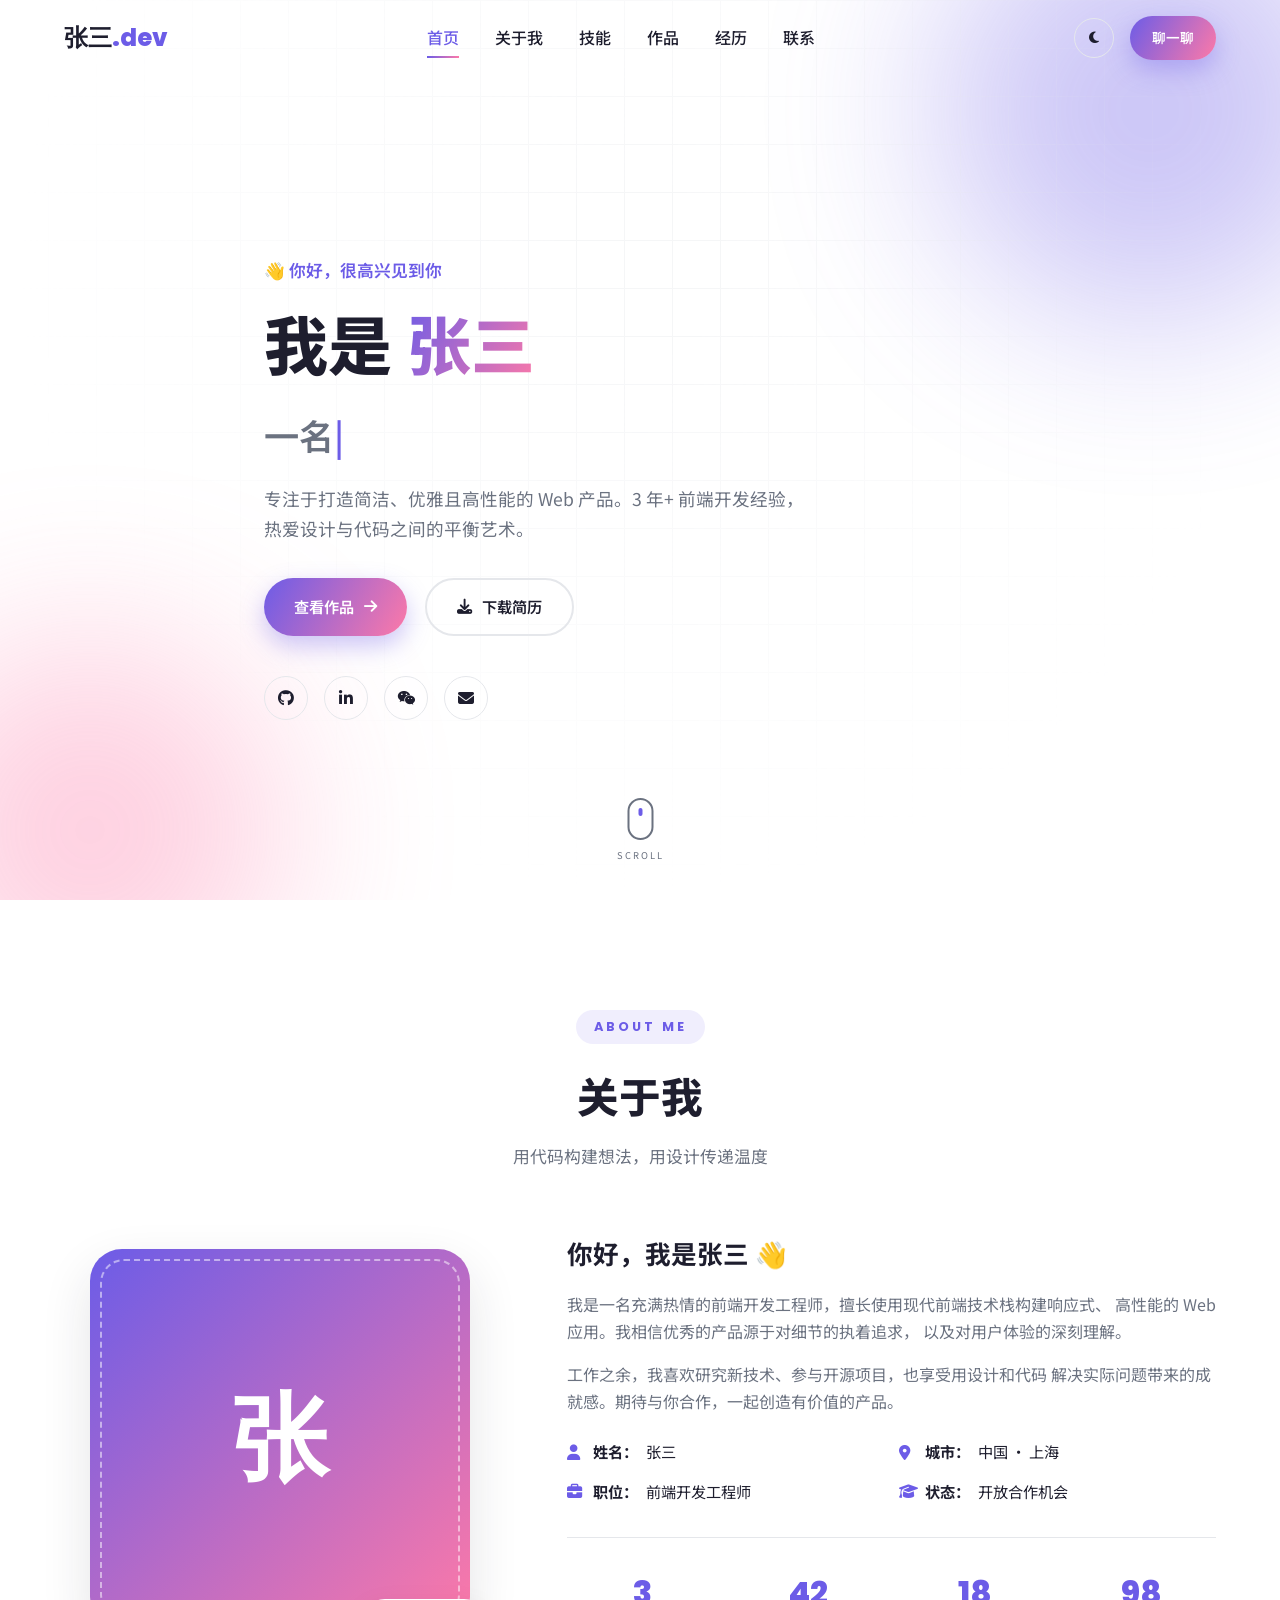
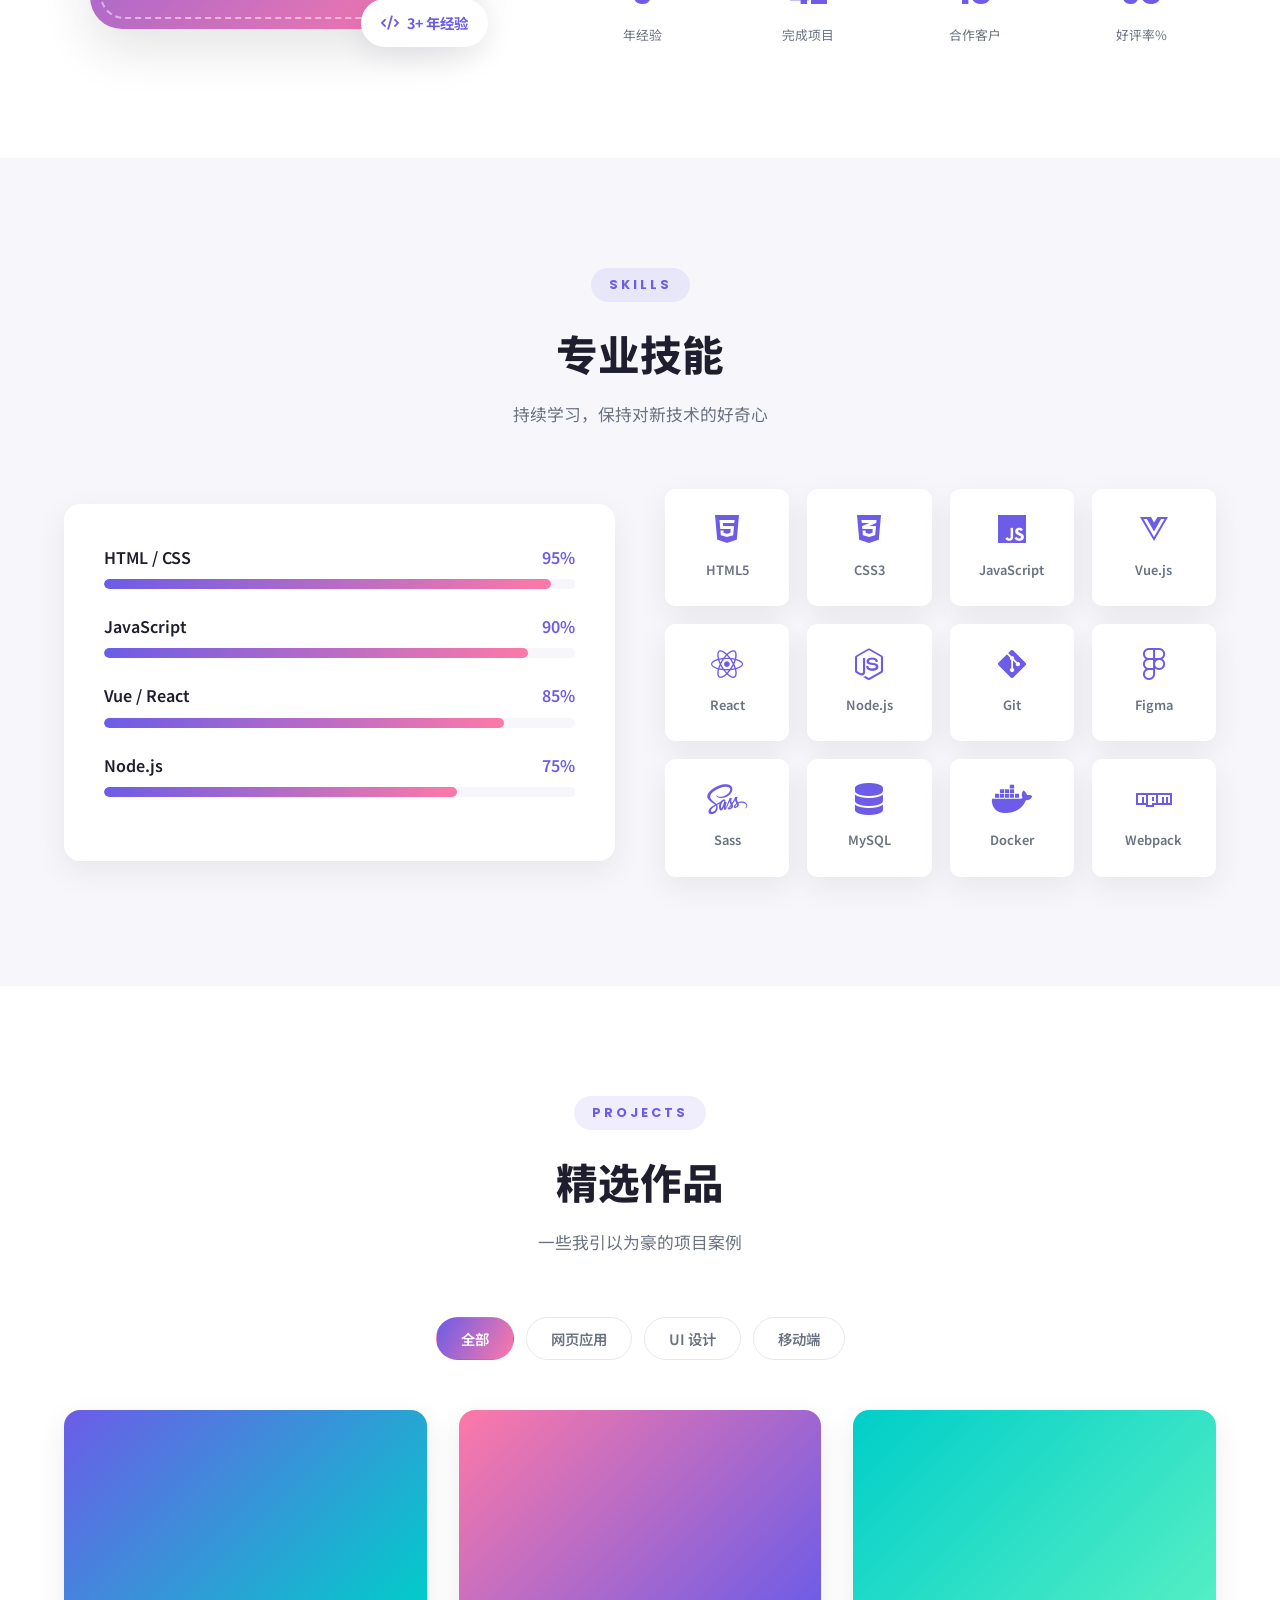
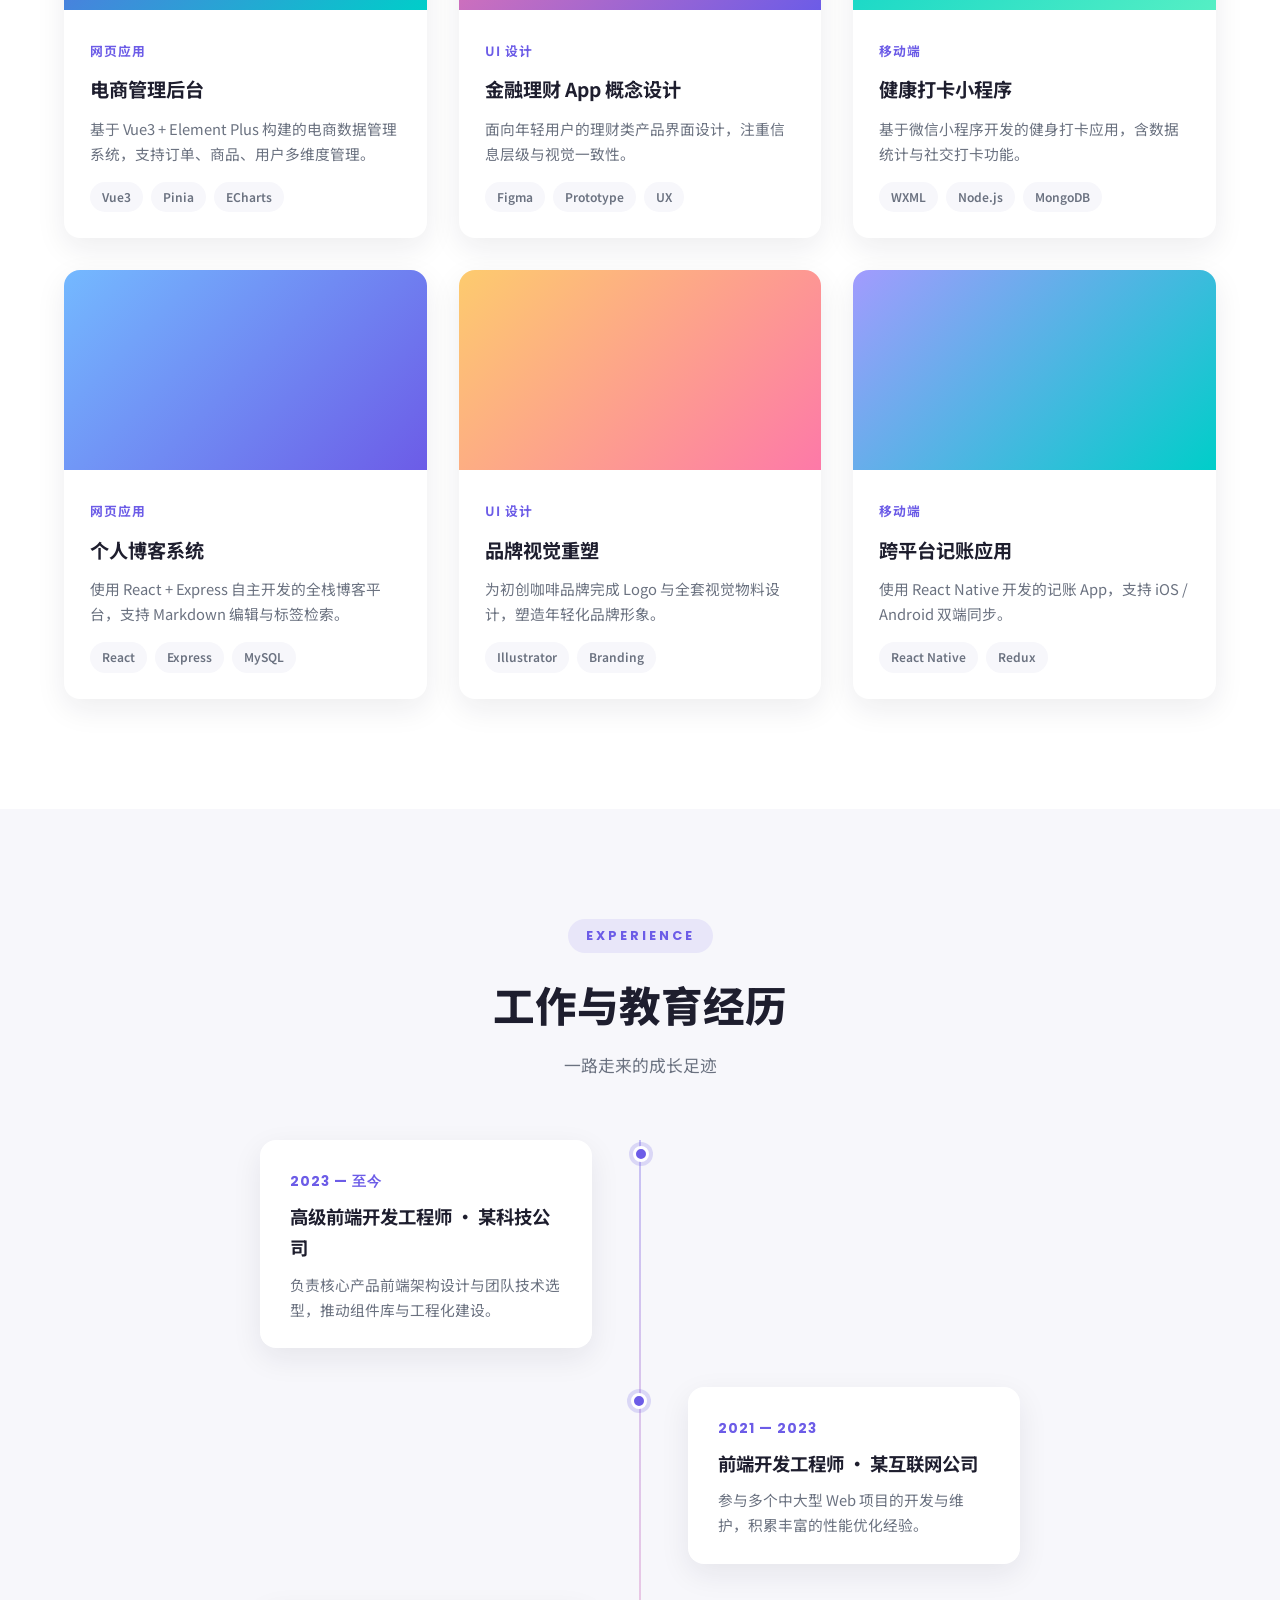
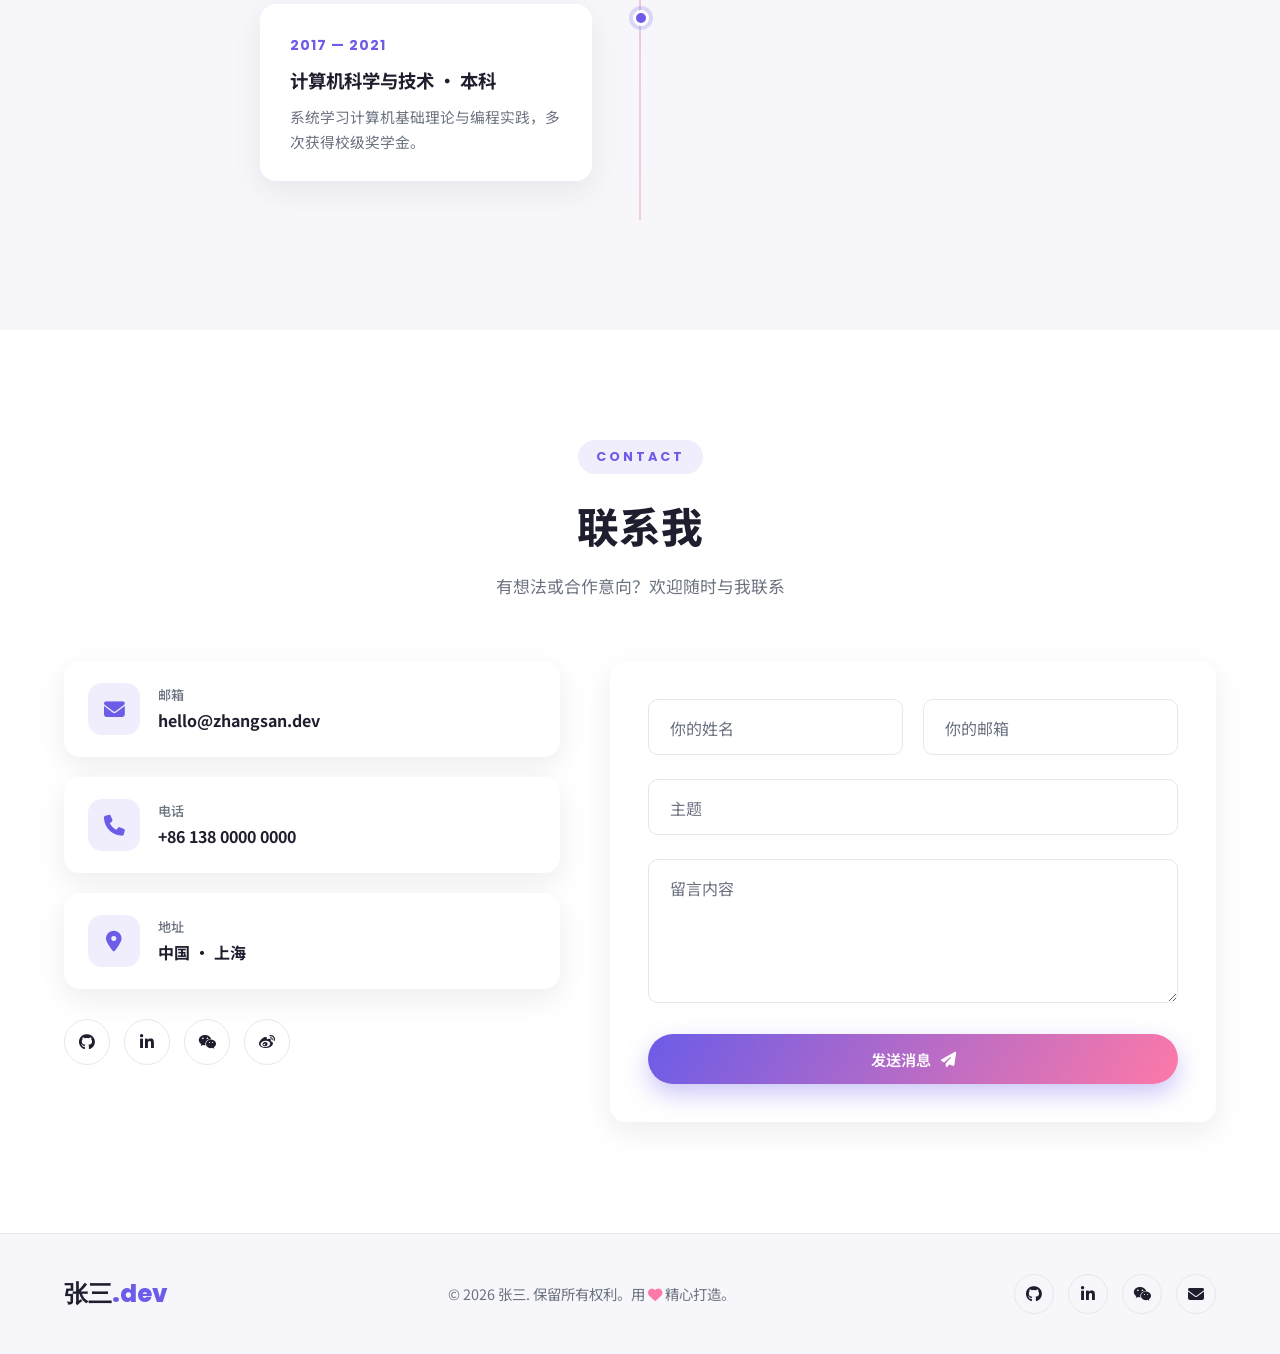
<file: index.html>
<!DOCTYPE html>
<html lang="zh-CN">
<head>
<meta charset="UTF-8">
<meta name="viewport" content="width=device-width, initial-scale=1.0">
<title>张三 · 个人作品集</title>
<meta name="description" content="张三的个人作品集网站 —— 前端开发工程师，专注于创造美观且高效的数字体验。">
<link rel="icon" href="data:image/svg+xml,<svg xmlns=%22http://www.w3.org/2000/svg%22 viewBox=%220 0 100 100%22><text y=%22.9em%22 font-size=%2290%22>🚀</text></svg>">
<link rel="preconnect" href="https://fonts.googleapis.com">
<link href="https://fonts.googleapis.com/css2?family=Poppins:wght@400;500;600;700;800&family=Noto+Sans+SC:wght@400;500;700;900&display=swap" rel="stylesheet">
<link rel="stylesheet" href="https://cdnjs.cloudflare.com/ajax/libs/font-awesome/6.5.1/css/all.min.css">
<link rel="stylesheet" href="css/style.css">
</head>
<body>

<!-- 预加载动画 -->
<div id="preloader">
  <div class="loader-logo">JS<span>.</span></div>
</div>

<!-- 自定义鼠标光点（大屏效果） -->
<div class="cursor-dot" id="cursorDot"></div>

<!-- 顶部导航栏 -->
<header class="navbar" id="navbar">
  <div class="container nav-inner">
    <a href="#home" class="logo">张三<span>.dev</span></a>
    <nav class="nav-links" id="navLinks">
      <a href="#home" class="nav-link active" data-nav>首页</a>
      <a href="#about" class="nav-link" data-nav>关于我</a>
      <a href="#skills" class="nav-link" data-nav>技能</a>
      <a href="#projects" class="nav-link" data-nav>作品</a>
      <a href="#timeline" class="nav-link" data-nav>经历</a>
      <a href="#contact" class="nav-link" data-nav>联系</a>
    </nav>
    <div class="nav-actions">
      <button class="theme-toggle" id="themeToggle" aria-label="切换主题">
        <i class="fa-solid fa-moon"></i>
      </button>
      <a href="#contact" class="btn btn-primary btn-sm nav-cta">聊一聊</a>
      <button class="hamburger" id="hamburger" aria-label="打开菜单">
        <span></span><span></span><span></span>
      </button>
    </div>
  </div>
</header>

<!-- Hero 首屏 -->
<section id="home" class="hero">
  <div class="hero-bg">
    <div class="blob blob-1"></div>
    <div class="blob blob-2"></div>
    <div class="grid-overlay"></div>
  </div>
  <div class="container hero-inner">
    <p class="hero-eyebrow reveal-up">👋 你好，很高兴见到你</p>
    <h1 class="hero-title reveal-up" style="--delay:0.1s">
      我是 <span class="gradient-text">张三</span><br>
      <span class="typing-wrap">一名<span id="typedText" class="typed"></span><span class="cursor-blink">|</span></span>
    </h1>
    <p class="hero-desc reveal-up" style="--delay:0.2s">
      专注于打造简洁、优雅且高性能的 Web 产品。3 年+ 前端开发经验，
      热爱设计与代码之间的平衡艺术。
    </p>
    <div class="hero-actions reveal-up" style="--delay:0.3s">
      <a href="#projects" class="btn btn-primary">查看作品 <i class="fa-solid fa-arrow-right"></i></a>
      <a href="#" class="btn btn-outline" id="downloadCV"><i class="fa-solid fa-download"></i> 下载简历</a>
    </div>
    <div class="hero-socials reveal-up" style="--delay:0.4s">
      <a href="#" aria-label="GitHub"><i class="fa-brands fa-github"></i></a>
      <a href="#" aria-label="领英"><i class="fa-brands fa-linkedin-in"></i></a>
      <a href="#" aria-label="微信"><i class="fa-brands fa-weixin"></i></a>
      <a href="#" aria-label="邮箱"><i class="fa-solid fa-envelope"></i></a>
    </div>
  </div>
  <a href="#about" class="scroll-indicator" aria-label="向下滚动">
    <span></span>
    <small>SCROLL</small>
  </a>
</section>

<!-- 关于我 -->
<section id="about" class="section">
  <div class="container">
    <div class="section-head reveal-up">
      <span class="section-tag">ABOUT ME</span>
      <h2 class="section-title">关于我</h2>
      <p class="section-sub">用代码构建想法，用设计传递温度</p>
    </div>
    <div class="about-grid">
      <div class="about-visual reveal-left">
        <div class="avatar-frame">
          <div class="avatar-circle">
            <span>张</span>
          </div>
          <div class="avatar-badge"><i class="fa-solid fa-code"></i> 3+ 年经验</div>
        </div>
      </div>
      <div class="about-content reveal-right">
        <h3>你好，我是张三 <span class="wave">👋</span></h3>
        <p>
          我是一名充满热情的前端开发工程师，擅长使用现代前端技术栈构建响应式、
          高性能的 Web 应用。我相信优秀的产品源于对细节的执着追求，
          以及对用户体验的深刻理解。
        </p>
        <p>
          工作之余，我喜欢研究新技术、参与开源项目，也享受用设计和代码
          解决实际问题带来的成就感。期待与你合作，一起创造有价值的产品。
        </p>
        <div class="about-info">
          <div><i class="fa-solid fa-user"></i> <b>姓名：</b>张三</div>
          <div><i class="fa-solid fa-location-dot"></i> <b>城市：</b>中国 · 上海</div>
          <div><i class="fa-solid fa-briefcase"></i> <b>职位：</b>前端开发工程师</div>
          <div><i class="fa-solid fa-graduation-cap"></i> <b>状态：</b>开放合作机会</div>
        </div>
        <div class="stats-row">
          <div class="stat-item"><span class="stat-num" data-count="3">0</span><small>年经验</small></div>
          <div class="stat-item"><span class="stat-num" data-count="42">0</span><small>完成项目</small></div>
          <div class="stat-item"><span class="stat-num" data-count="18">0</span><small>合作客户</small></div>
          <div class="stat-item"><span class="stat-num" data-count="99">0</span><small>好评率%</small></div>
        </div>
      </div>
    </div>
  </div>
</section>

<!-- 技能 -->
<section id="skills" class="section section-alt">
  <div class="container">
    <div class="section-head reveal-up">
      <span class="section-tag">SKILLS</span>
      <h2 class="section-title">专业技能</h2>
      <p class="section-sub">持续学习，保持对新技术的好奇心</p>
    </div>
    <div class="skills-grid">
      <div class="skill-card reveal-up" style="--delay:0.05s">
        <div class="skill-bar-row"><span>HTML / CSS</span><em>95%</em></div>
        <div class="skill-bar"><i style="--w:95%"></i></div>
        <div class="skill-bar-row"><span>JavaScript</span><em>90%</em></div>
        <div class="skill-bar"><i style="--w:90%"></i></div>
        <div class="skill-bar-row"><span>Vue / React</span><em>85%</em></div>
        <div class="skill-bar"><i style="--w:85%"></i></div>
        <div class="skill-bar-row"><span>Node.js</span><em>75%</em></div>
        <div class="skill-bar"><i style="--w:75%"></i></div>
      </div>
      <div class="skill-icons reveal-up" style="--delay:0.15s">
        <div class="icon-card"><i class="fa-brands fa-html5"></i><span>HTML5</span></div>
        <div class="icon-card"><i class="fa-brands fa-css3-alt"></i><span>CSS3</span></div>
        <div class="icon-card"><i class="fa-brands fa-js"></i><span>JavaScript</span></div>
        <div class="icon-card"><i class="fa-brands fa-vuejs"></i><span>Vue.js</span></div>
        <div class="icon-card"><i class="fa-brands fa-react"></i><span>React</span></div>
        <div class="icon-card"><i class="fa-brands fa-node-js"></i><span>Node.js</span></div>
        <div class="icon-card"><i class="fa-brands fa-git-alt"></i><span>Git</span></div>
        <div class="icon-card"><i class="fa-brands fa-figma"></i><span>Figma</span></div>
        <div class="icon-card"><i class="fa-brands fa-sass"></i><span>Sass</span></div>
        <div class="icon-card"><i class="fa-solid fa-database"></i><span>MySQL</span></div>
        <div class="icon-card"><i class="fa-brands fa-docker"></i><span>Docker</span></div>
        <div class="icon-card"><i class="fa-brands fa-npm"></i><span>Webpack</span></div>
      </div>
    </div>
  </div>
</section>

<!-- 作品展示 -->
<section id="projects" class="section">
  <div class="container">
    <div class="section-head reveal-up">
      <span class="section-tag">PROJECTS</span>
      <h2 class="section-title">精选作品</h2>
      <p class="section-sub">一些我引以为豪的项目案例</p>
    </div>
    <div class="filter-bar reveal-up">
      <button class="filter-btn active" data-filter="all">全部</button>
      <button class="filter-btn" data-filter="web">网页应用</button>
      <button class="filter-btn" data-filter="ui">UI 设计</button>
      <button class="filter-btn" data-filter="mobile">移动端</button>
    </div>
    <div class="projects-grid" id="projectsGrid">

      <article class="project-card lazy-card" data-cat="web">
        <div class="project-thumb thumb-1">
          <div class="project-overlay">
            <a href="#" aria-label="预览"><i class="fa-solid fa-eye"></i></a>
            <a href="#" aria-label="源码"><i class="fa-brands fa-github"></i></a>
          </div>
        </div>
        <div class="project-body">
          <span class="project-cat">网页应用</span>
          <h3>电商管理后台</h3>
          <p>基于 Vue3 + Element Plus 构建的电商数据管理系统，支持订单、商品、用户多维度管理。</p>
          <div class="tags"><span>Vue3</span><span>Pinia</span><span>ECharts</span></div>
        </div>
      </article>

      <article class="project-card lazy-card" data-cat="ui">
        <div class="project-thumb thumb-2">
          <div class="project-overlay">
            <a href="#" aria-label="预览"><i class="fa-solid fa-eye"></i></a>
            <a href="#" aria-label="源码"><i class="fa-brands fa-github"></i></a>
          </div>
        </div>
        <div class="project-body">
          <span class="project-cat">UI 设计</span>
          <h3>金融理财 App 概念设计</h3>
          <p>面向年轻用户的理财类产品界面设计，注重信息层级与视觉一致性。</p>
          <div class="tags"><span>Figma</span><span>Prototype</span><span>UX</span></div>
        </div>
      </article>

      <article class="project-card lazy-card" data-cat="mobile">
        <div class="project-thumb thumb-3">
          <div class="project-overlay">
            <a href="#" aria-label="预览"><i class="fa-solid fa-eye"></i></a>
            <a href="#" aria-label="源码"><i class="fa-brands fa-github"></i></a>
          </div>
        </div>
        <div class="project-body">
          <span class="project-cat">移动端</span>
          <h3>健康打卡小程序</h3>
          <p>基于微信小程序开发的健身打卡应用，含数据统计与社交打卡功能。</p>
          <div class="tags"><span>WXML</span><span>Node.js</span><span>MongoDB</span></div>
        </div>
      </article>

      <article class="project-card lazy-card" data-cat="web">
        <div class="project-thumb thumb-4">
          <div class="project-overlay">
            <a href="#" aria-label="预览"><i class="fa-solid fa-eye"></i></a>
            <a href="#" aria-label="源码"><i class="fa-brands fa-github"></i></a>
          </div>
        </div>
        <div class="project-body">
          <span class="project-cat">网页应用</span>
          <h3>个人博客系统</h3>
          <p>使用 React + Express 自主开发的全栈博客平台，支持 Markdown 编辑与标签检索。</p>
          <div class="tags"><span>React</span><span>Express</span><span>MySQL</span></div>
        </div>
      </article>

      <article class="project-card lazy-card" data-cat="ui">
        <div class="project-thumb thumb-5">
          <div class="project-overlay">
            <a href="#" aria-label="预览"><i class="fa-solid fa-eye"></i></a>
            <a href="#" aria-label="源码"><i class="fa-brands fa-github"></i></a>
          </div>
        </div>
        <div class="project-body">
          <span class="project-cat">UI 设计</span>
          <h3>品牌视觉重塑</h3>
          <p>为初创咖啡品牌完成 Logo 与全套视觉物料设计，塑造年轻化品牌形象。</p>
          <div class="tags"><span>Illustrator</span><span>Branding</span></div>
        </div>
      </article>

      <article class="project-card lazy-card" data-cat="mobile">
        <div class="project-thumb thumb-6">
          <div class="project-overlay">
            <a href="#" aria-label="预览"><i class="fa-solid fa-eye"></i></a>
            <a href="#" aria-label="源码"><i class="fa-brands fa-github"></i></a>
          </div>
        </div>
        <div class="project-body">
          <span class="project-cat">移动端</span>
          <h3>跨平台记账应用</h3>
          <p>使用 React Native 开发的记账 App，支持 iOS / Android 双端同步。</p>
          <div class="tags"><span>React Native</span><span>Redux</span></div>
        </div>
      </article>

    </div>
  </div>
</section>

<!-- 经历时间线 -->
<section id="timeline" class="section section-alt">
  <div class="container">
    <div class="section-head reveal-up">
      <span class="section-tag">EXPERIENCE</span>
      <h2 class="section-title">工作与教育经历</h2>
      <p class="section-sub">一路走来的成长足迹</p>
    </div>
    <div class="timeline">
      <div class="timeline-item reveal-up">
        <div class="timeline-dot"></div>
        <div class="timeline-content">
          <span class="timeline-date">2023 — 至今</span>
          <h3>高级前端开发工程师 · 某科技公司</h3>
          <p>负责核心产品前端架构设计与团队技术选型，推动组件库与工程化建设。</p>
        </div>
      </div>
      <div class="timeline-item reveal-up">
        <div class="timeline-dot"></div>
        <div class="timeline-content">
          <span class="timeline-date">2021 — 2023</span>
          <h3>前端开发工程师 · 某互联网公司</h3>
          <p>参与多个中大型 Web 项目的开发与维护，积累丰富的性能优化经验。</p>
        </div>
      </div>
      <div class="timeline-item reveal-up">
        <div class="timeline-dot"></div>
        <div class="timeline-content">
          <span class="timeline-date">2017 — 2021</span>
          <h3>计算机科学与技术 · 本科</h3>
          <p>系统学习计算机基础理论与编程实践，多次获得校级奖学金。</p>
        </div>
      </div>
    </div>
  </div>
</section>

<!-- 联系方式 -->
<section id="contact" class="section">
  <div class="container">
    <div class="section-head reveal-up">
      <span class="section-tag">CONTACT</span>
      <h2 class="section-title">联系我</h2>
      <p class="section-sub">有想法或合作意向？欢迎随时与我联系</p>
    </div>
    <div class="contact-grid">
      <div class="contact-info reveal-left">
        <div class="contact-item">
          <div class="contact-icon"><i class="fa-solid fa-envelope"></i></div>
          <div><b>邮箱</b><p>hello@zhangsan.dev</p></div>
        </div>
        <div class="contact-item">
          <div class="contact-icon"><i class="fa-solid fa-phone"></i></div>
          <div><b>电话</b><p>+86 138 0000 0000</p></div>
        </div>
        <div class="contact-item">
          <div class="contact-icon"><i class="fa-solid fa-location-dot"></i></div>
          <div><b>地址</b><p>中国 · 上海</p></div>
        </div>
        <div class="contact-socials">
          <a href="#" aria-label="GitHub"><i class="fa-brands fa-github"></i></a>
          <a href="#" aria-label="领英"><i class="fa-brands fa-linkedin-in"></i></a>
          <a href="#" aria-label="微信"><i class="fa-brands fa-weixin"></i></a>
          <a href="#" aria-label="微博"><i class="fa-brands fa-weibo"></i></a>
        </div>
      </div>
      <form class="contact-form reveal-right" id="contactForm" novalidate>
        <div class="form-row">
          <div class="form-group">
            <input type="text" id="name" name="name" placeholder=" " required>
            <label for="name">你的姓名</label>
            <span class="form-error">请输入姓名</span>
          </div>
          <div class="form-group">
            <input type="email" id="email" name="email" placeholder=" " required>
            <label for="email">你的邮箱</label>
            <span class="form-error">请输入有效邮箱</span>
          </div>
        </div>
        <div class="form-group">
          <input type="text" id="subject" name="subject" placeholder=" " required>
          <label for="subject">主题</label>
          <span class="form-error">请输入主题</span>
        </div>
        <div class="form-group">
          <textarea id="message" name="message" rows="5" placeholder=" " required></textarea>
          <label for="message">留言内容</label>
          <span class="form-error">请输入留言内容</span>
        </div>
        <button type="submit" class="btn btn-primary btn-block">
          <span>发送消息</span> <i class="fa-solid fa-paper-plane"></i>
        </button>
        <p class="form-success" id="formSuccess">✅ 消息已发送，我会尽快回复你！</p>
      </form>
    </div>
  </div>
</section>

<!-- 页脚 -->
<footer class="footer">
  <div class="container footer-inner">
    <a href="#home" class="logo">张三<span>.dev</span></a>
    <p>&copy; <span id="year"></span> 张三. 保留所有权利。用 <i class="fa-solid fa-heart"></i> 精心打造。</p>
    <div class="footer-socials">
      <a href="#" aria-label="GitHub"><i class="fa-brands fa-github"></i></a>
      <a href="#" aria-label="领英"><i class="fa-brands fa-linkedin-in"></i></a>
      <a href="#" aria-label="微信"><i class="fa-brands fa-weixin"></i></a>
      <a href="#" aria-label="邮箱"><i class="fa-solid fa-envelope"></i></a>
    </div>
  </div>
</footer>

<button id="backToTop" aria-label="回到顶部"><i class="fa-solid fa-arrow-up"></i></button>

<script src="js/main.js"></script>
</body>
</html>
</file>
<file: css/style.css>
/* ==========================================================================
   个人作品集网站 · 样式表
   目录：
   1. 变量 & 基础重置
   2. 通用工具类（按钮、容器、section 标题等）
   3. 预加载 & 光标
   4. 导航栏
   5. Hero 首屏
   6. 关于我
   7. 技能
   8. 作品
   9. 时间线
   10. 联系表单
   11. 页脚 & 回到顶部
   12. 动画 & 响应式
   ========================================================================== */

/* 1. 变量 & 基础重置 ------------------------------------------------------ */
:root {
  --primary: #6c5ce7;
  --primary-dark: #5647c9;
  --accent: #00cec9;
  --pink: #fd79a8;
  --bg: #ffffff;
  --bg-alt: #f7f7fb;
  --text: #1e1e2e;
  --text-light: #6b7280;
  --border: #e5e7eb;
  --card-bg: #ffffff;
  --shadow: 0 10px 30px rgba(30, 30, 46, 0.08);
  --shadow-lg: 0 20px 50px rgba(30, 30, 46, 0.12);
  --radius: 16px;
  --radius-sm: 10px;
  --font-en: 'Poppins', sans-serif;
  --font-cn: 'Noto Sans SC', sans-serif;
  --transition: 0.35s cubic-bezier(0.65, 0, 0.35, 1);
  --header-h: 76px;
}

[data-theme="dark"] {
  --bg: #0f0f1a;
  --bg-alt: #15151f;
  --text: #edeef7;
  --text-light: #9a9ab0;
  --border: #2a2a3d;
  --card-bg: #191926;
  --shadow: 0 10px 30px rgba(0, 0, 0, 0.35);
  --shadow-lg: 0 20px 50px rgba(0, 0, 0, 0.5);
}

* { margin: 0; padding: 0; box-sizing: border-box; }

html { scroll-behavior: smooth; }

body {
  font-family: var(--font-cn), var(--font-en);
  background: var(--bg);
  color: var(--text);
  line-height: 1.7;
  overflow-x: hidden;
  transition: background var(--transition), color var(--transition);
}

img { max-width: 100%; display: block; }
a { text-decoration: none; color: inherit; }
ul, li { list-style: none; }
button { font-family: inherit; border: none; background: none; cursor: pointer; }
input, textarea { font-family: inherit; }

::selection { background: var(--primary); color: #fff; }

::-webkit-scrollbar { width: 8px; }
::-webkit-scrollbar-track { background: var(--bg-alt); }
::-webkit-scrollbar-thumb { background: var(--primary); border-radius: 10px; }

.container {
  width: 100%;
  max-width: 1200px;
  margin: 0 auto;
  padding: 0 24px;
}

/* 2. 通用工具类 ----------------------------------------------------------- */
.gradient-text {
  background: linear-gradient(120deg, var(--primary), var(--pink));
  -webkit-background-clip: text;
  background-clip: text;
  color: transparent;
}

.btn {
  display: inline-flex;
  align-items: center;
  gap: 10px;
  padding: 14px 30px;
  border-radius: 50px;
  font-weight: 600;
  font-size: 0.95rem;
  transition: all var(--transition);
  white-space: nowrap;
}
.btn-primary {
  background: linear-gradient(120deg, var(--primary), var(--pink));
  color: #fff;
  box-shadow: 0 10px 25px rgba(108, 92, 231, 0.35);
}
.btn-primary:hover { transform: translateY(-3px); box-shadow: 0 15px 30px rgba(108, 92, 231, 0.45); }
.btn-outline {
  border: 2px solid var(--border);
  color: var(--text);
}
.btn-outline:hover { border-color: var(--primary); color: var(--primary); transform: translateY(-3px); }
.btn-sm { padding: 10px 22px; font-size: 0.85rem; }
.btn-block { width: 100%; justify-content: center; }

.section { padding: 110px 0; }
.section-alt { background: var(--bg-alt); }

.section-head { text-align: center; max-width: 640px; margin: 0 auto 60px; }
.section-tag {
  display: inline-block;
  font-family: var(--font-en);
  font-size: 0.8rem;
  font-weight: 700;
  letter-spacing: 3px;
  color: var(--primary);
  background: rgba(108, 92, 231, 0.1);
  padding: 6px 18px;
  border-radius: 30px;
  margin-bottom: 16px;
}
.section-title {
  font-size: clamp(1.8rem, 4vw, 2.6rem);
  font-weight: 800;
  margin-bottom: 12px;
}
.section-sub { color: var(--text-light); font-size: 1.05rem; }

/* 3. 预加载 & 光标 --------------------------------------------------------- */
#preloader {
  position: fixed;
  inset: 0;
  z-index: 9999;
  background: var(--bg);
  display: flex;
  align-items: center;
  justify-content: center;
  transition: opacity 0.6s ease, visibility 0.6s ease;
}
#preloader.hidden { opacity: 0; visibility: hidden; }
.loader-logo {
  font-family: var(--font-en);
  font-size: 2.5rem;
  font-weight: 800;
  color: var(--text);
  animation: pulseLogo 1.1s ease-in-out infinite;
}
.loader-logo span { color: var(--primary); }
@keyframes pulseLogo {
  0%, 100% { transform: scale(1); opacity: 1; }
  50% { transform: scale(1.15); opacity: 0.6; }
}

.cursor-dot {
  position: fixed;
  width: 18px;
  height: 18px;
  border: 2px solid var(--primary);
  border-radius: 50%;
  pointer-events: none;
  z-index: 9998;
  transform: translate(-50%, -50%);
  transition: width 0.2s, height 0.2s, background 0.2s;
  display: none;
}
@media (hover: hover) and (pointer: fine) {
  .cursor-dot { display: block; }
}
.cursor-dot.grow { width: 36px; height: 36px; background: rgba(108, 92, 231, 0.15); }

/* 4. 导航栏 --------------------------------------------------------------- */
.navbar {
  position: fixed;
  top: 0;
  left: 0;
  right: 0;
  z-index: 1000;
  height: var(--header-h);
  display: flex;
  align-items: center;
  transition: background var(--transition), box-shadow var(--transition), height var(--transition);
}
.navbar.scrolled {
  background: var(--bg);
  box-shadow: 0 4px 24px rgba(0, 0, 0, 0.08);
  height: 66px;
}
.nav-inner { display: flex; align-items: center; justify-content: space-between; width: 100%; }
.logo {
  font-family: var(--font-en);
  font-size: 1.5rem;
  font-weight: 800;
  color: var(--text);
}
.logo span { color: var(--primary); }
.nav-links { display: flex; gap: 36px; }
.nav-link {
  position: relative;
  font-weight: 500;
  color: var(--text);
  padding: 6px 0;
}
.nav-link::after {
  content: '';
  position: absolute;
  left: 0; bottom: 0;
  width: 0; height: 2px;
  background: linear-gradient(90deg, var(--primary), var(--pink));
  transition: width var(--transition);
}
.nav-link:hover::after, .nav-link.active::after { width: 100%; }
.nav-link.active { color: var(--primary); }
.nav-actions { display: flex; align-items: center; gap: 16px; }
.theme-toggle {
  width: 40px; height: 40px;
  border-radius: 50%;
  display: flex; align-items: center; justify-content: center;
  border: 1px solid var(--border);
  color: var(--text);
  transition: all var(--transition);
}
.theme-toggle:hover { background: var(--primary); color: #fff; border-color: var(--primary); }
.nav-cta { display: inline-flex; }
.hamburger {
  display: none;
  flex-direction: column;
  gap: 5px;
  width: 30px;
}
.hamburger span {
  height: 2px;
  background: var(--text);
  border-radius: 2px;
  transition: all var(--transition);
}
.hamburger.active span:nth-child(1) { transform: translateY(7px) rotate(45deg); }
.hamburger.active span:nth-child(2) { opacity: 0; }
.hamburger.active span:nth-child(3) { transform: translateY(-7px) rotate(-45deg); }

/* 5. Hero 首屏 ------------------------------------------------------------ */
.hero {
  position: relative;
  min-height: 100vh;
  display: flex;
  align-items: center;
  overflow: hidden;
  padding-top: var(--header-h);
}
.hero-bg { position: absolute; inset: 0; z-index: -1; overflow: hidden; }
.blob {
  position: absolute;
  border-radius: 50%;
  filter: blur(90px);
  opacity: 0.35;
  animation: floatBlob 10s ease-in-out infinite;
}
.blob-1 {
  width: 420px; height: 420px;
  background: var(--primary);
  top: -100px; right: -80px;
}
.blob-2 {
  width: 380px; height: 380px;
  background: var(--pink);
  bottom: -120px; left: -100px;
  animation-delay: 2s;
}
@keyframes floatBlob {
  0%, 100% { transform: translate(0, 0) scale(1); }
  50% { transform: translate(30px, -30px) scale(1.08); }
}
.grid-overlay {
  position: absolute; inset: 0;
  background-image:
    linear-gradient(var(--border) 1px, transparent 1px),
    linear-gradient(90deg, var(--border) 1px, transparent 1px);
  background-size: 48px 48px;
  opacity: 0.35;
  mask-image: radial-gradient(circle at 50% 30%, #000 10%, transparent 70%);
}
.hero-inner { max-width: 800px; }
.hero-eyebrow {
  font-weight: 600;
  color: var(--primary);
  margin-bottom: 18px;
  font-size: 1.05rem;
}
.hero-title {
  font-size: clamp(2.2rem, 6vw, 4rem);
  font-weight: 800;
  line-height: 1.25;
  margin-bottom: 22px;
}
.typing-wrap { color: var(--text-light); font-size: 0.55em; font-weight: 600; display: inline-block; margin-top: 8px; }
.typed { color: var(--accent); font-weight: 700; }
.cursor-blink { animation: blink 0.9s step-end infinite; color: var(--primary); }
@keyframes blink { 50% { opacity: 0; } }
.hero-desc {
  font-size: 1.1rem;
  color: var(--text-light);
  max-width: 560px;
  margin-bottom: 34px;
}
.hero-actions { display: flex; gap: 18px; flex-wrap: wrap; margin-bottom: 40px; }
.hero-socials { display: flex; gap: 16px; }
.hero-socials a {
  width: 44px; height: 44px;
  display: flex; align-items: center; justify-content: center;
  border: 1px solid var(--border);
  border-radius: 50%;
  transition: all var(--transition);
}
.hero-socials a:hover {
  background: linear-gradient(120deg, var(--primary), var(--pink));
  color: #fff;
  border-color: transparent;
  transform: translateY(-4px);
}
.scroll-indicator {
  position: absolute;
  bottom: 36px; left: 50%;
  transform: translateX(-50%);
  display: flex; flex-direction: column; align-items: center; gap: 8px;
  color: var(--text-light);
  font-size: 0.7rem;
  letter-spacing: 2px;
}
.scroll-indicator span {
  width: 26px; height: 42px;
  border: 2px solid var(--text-light);
  border-radius: 20px;
  position: relative;
}
.scroll-indicator span::before {
  content: '';
  position: absolute;
  top: 8px; left: 50%;
  width: 4px; height: 8px;
  background: var(--primary);
  border-radius: 4px;
  transform: translateX(-50%);
  animation: scrollDot 1.6s ease infinite;
}
@keyframes scrollDot {
  0% { top: 8px; opacity: 1; }
  70% { top: 24px; opacity: 0; }
  100% { top: 8px; opacity: 0; }
}

/* 6. 关于我 ---------------------------------------------------------------- */
.about-grid {
  display: grid;
  grid-template-columns: 0.8fr 1.2fr;
  gap: 70px;
  align-items: center;
}
.avatar-frame { position: relative; max-width: 380px; margin: 0 auto; }
.avatar-circle {
  width: 100%;
  aspect-ratio: 1;
  border-radius: 32px;
  background: linear-gradient(135deg, var(--primary), var(--pink));
  display: flex;
  align-items: center;
  justify-content: center;
  box-shadow: var(--shadow-lg);
  position: relative;
  overflow: hidden;
}
.avatar-circle::before {
  content: '';
  position: absolute;
  inset: 10px;
  border: 2px dashed rgba(255,255,255,0.5);
  border-radius: 24px;
  animation: rotateSlow 20s linear infinite;
}
@keyframes rotateSlow { to { transform: rotate(360deg); } }
.avatar-circle span {
  font-family: var(--font-en);
  font-size: 6rem;
  font-weight: 800;
  color: #fff;
}
.avatar-badge {
  position: absolute;
  bottom: -18px; right: -18px;
  background: var(--card-bg);
  padding: 12px 20px;
  border-radius: 50px;
  box-shadow: var(--shadow);
  font-weight: 700;
  font-size: 0.9rem;
  display: flex; align-items: center; gap: 8px;
  color: var(--primary);
}
.about-content h3 { font-size: 1.6rem; margin-bottom: 16px; }
.about-content p { color: var(--text-light); margin-bottom: 16px; }
.wave { display: inline-block; animation: waveHand 2.2s ease-in-out infinite; transform-origin: 70% 70%; }
@keyframes waveHand {
  0%, 100% { transform: rotate(0deg); }
  15% { transform: rotate(18deg); }
  30% { transform: rotate(-10deg); }
  45% { transform: rotate(18deg); }
  60% { transform: rotate(0deg); }
}
.about-info {
  display: grid;
  grid-template-columns: 1fr 1fr;
  gap: 14px;
  margin: 24px 0 32px;
}
.about-info div { font-size: 0.95rem; display: flex; align-items: center; gap: 8px; }
.about-info i { color: var(--primary); width: 18px; }
.stats-row {
  display: grid;
  grid-template-columns: repeat(4, 1fr);
  gap: 16px;
  border-top: 1px solid var(--border);
  padding-top: 28px;
}
.stat-item { text-align: center; }
.stat-num {
  display: block;
  font-family: var(--font-en);
  font-size: 2rem;
  font-weight: 800;
  color: var(--primary);
}
.stat-item small { color: var(--text-light); font-size: 0.8rem; }

/* 7. 技能 ------------------------------------------------------------------ */
.skills-grid {
  display: grid;
  grid-template-columns: 1fr 1fr;
  gap: 50px;
  align-items: center;
}
.skill-card {
  background: var(--card-bg);
  padding: 40px;
  border-radius: var(--radius);
  box-shadow: var(--shadow);
}
.skill-bar-row { display: flex; justify-content: space-between; margin-bottom: 8px; font-weight: 600; }
.skill-bar-row em { color: var(--primary); font-style: normal; }
.skill-bar {
  height: 10px;
  background: var(--bg-alt);
  border-radius: 10px;
  margin-bottom: 24px;
  overflow: hidden;
}
.skill-bar i {
  display: block;
  height: 100%;
  width: 0;
  border-radius: 10px;
  background: linear-gradient(90deg, var(--primary), var(--pink));
  transition: width 1.4s cubic-bezier(0.65, 0, 0.35, 1);
}
.skill-bar.in-view i { width: var(--w); }
.skill-icons {
  display: grid;
  grid-template-columns: repeat(4, 1fr);
  gap: 18px;
}
.icon-card {
  background: var(--card-bg);
  border-radius: var(--radius-sm);
  padding: 24px 10px;
  text-align: center;
  box-shadow: var(--shadow);
  transition: transform var(--transition), box-shadow var(--transition);
}
.icon-card:hover { transform: translateY(-8px); box-shadow: var(--shadow-lg); }
.icon-card i { font-size: 2rem; color: var(--primary); margin-bottom: 10px; display: block; }
.icon-card span { font-size: 0.8rem; color: var(--text-light); font-weight: 600; }

/* 8. 作品 ------------------------------------------------------------------ */
.filter-bar {
  display: flex;
  justify-content: center;
  gap: 12px;
  flex-wrap: wrap;
  margin-bottom: 50px;
}
.filter-btn {
  padding: 10px 24px;
  border-radius: 50px;
  border: 1px solid var(--border);
  font-weight: 600;
  font-size: 0.9rem;
  color: var(--text-light);
  transition: all var(--transition);
}
.filter-btn:hover { color: var(--primary); border-color: var(--primary); }
.filter-btn.active {
  background: linear-gradient(120deg, var(--primary), var(--pink));
  color: #fff;
  border-color: transparent;
}
.projects-grid {
  display: grid;
  grid-template-columns: repeat(3, 1fr);
  gap: 32px;
}
.project-card {
  background: var(--card-bg);
  border-radius: var(--radius);
  overflow: hidden;
  box-shadow: var(--shadow);
  transition: transform var(--transition), box-shadow var(--transition);
}
.project-card:hover { transform: translateY(-10px); box-shadow: var(--shadow-lg); }
.project-card.hide { display: none; }
/* 作品卡片懒加载：进入视口后级联入场（播放状态由 JS 控制） */
@keyframes cardIn {
  from { opacity: 0; transform: translateY(36px) scale(0.96); }
  to { opacity: 1; transform: none; }
}
.js .lazy-card {
  animation: cardIn 0.65s cubic-bezier(0.65, 0, 0.35, 1) backwards;
  animation-play-state: paused;
}
.lazy-card.lazy-in { animation-play-state: running; }
.project-thumb {
  position: relative;
  height: 200px;
  background-size: cover;
  background-position: center;
}
.thumb-1 { background: linear-gradient(135deg, #6c5ce7, #00cec9); }
.thumb-2 { background: linear-gradient(135deg, #fd79a8, #6c5ce7); }
.thumb-3 { background: linear-gradient(135deg, #00cec9, #55efc4); }
.thumb-4 { background: linear-gradient(135deg, #74b9ff, #6c5ce7); }
.thumb-5 { background: linear-gradient(135deg, #fdcb6e, #fd79a8); }
.thumb-6 { background: linear-gradient(135deg, #a29bfe, #00cec9); }
.project-overlay {
  position: absolute; inset: 0;
  background: rgba(15, 15, 26, 0.55);
  display: flex; align-items: center; justify-content: center; gap: 16px;
  opacity: 0;
  transition: opacity var(--transition);
}
.project-card:hover .project-overlay { opacity: 1; }
.project-overlay a {
  width: 46px; height: 46px;
  background: #fff;
  color: var(--primary);
  border-radius: 50%;
  display: flex; align-items: center; justify-content: center;
  font-size: 1.1rem;
  transform: translateY(20px);
  transition: transform var(--transition);
}
.project-card:hover .project-overlay a { transform: translateY(0); }
.project-body { padding: 26px; }
.project-cat { color: var(--primary); font-size: 0.8rem; font-weight: 700; letter-spacing: 1px; }
.project-body h3 { font-size: 1.2rem; margin: 10px 0; }
.project-body p { color: var(--text-light); font-size: 0.92rem; margin-bottom: 16px; }
.tags { display: flex; flex-wrap: wrap; gap: 8px; }
.tags span {
  background: var(--bg-alt);
  color: var(--text-light);
  font-size: 0.75rem;
  padding: 5px 12px;
  border-radius: 20px;
  font-weight: 600;
}

/* 9. 时间线 ---------------------------------------------------------------- */
.timeline {
  position: relative;
  max-width: 760px;
  margin: 0 auto;
}
.timeline::before {
  content: '';
  position: absolute;
  left: 50%;
  top: 0;
  bottom: 0;
  width: 2px;
  background: linear-gradient(180deg, var(--primary), var(--pink));
  transform: translateX(-50%);
  opacity: 0.35;
}
.timeline-item {
  position: relative;
  width: 50%;
  padding: 0 48px 40px 0;
}
.timeline-item:nth-child(even) {
  margin-left: 50%;
  padding: 0 0 40px 48px;
}
.timeline-dot {
  position: absolute;
  top: 6px;
  right: -9px;
  width: 16px;
  height: 16px;
  background: var(--primary);
  border: 3px solid var(--bg);
  border-radius: 50%;
  box-shadow: 0 0 0 4px rgba(108, 92, 231, 0.2);
  z-index: 1;
}
.timeline-item:nth-child(even) .timeline-dot {
  right: auto;
  left: -9px;
}
.timeline-content {
  background: var(--card-bg);
  padding: 26px 30px;
  border-radius: var(--radius);
  box-shadow: var(--shadow);
  transition: transform var(--transition), box-shadow var(--transition);
}
.timeline-content:hover { transform: translateY(-6px); box-shadow: var(--shadow-lg); }
.timeline-date {
  display: inline-block;
  color: var(--primary);
  font-family: var(--font-en);
  font-weight: 700;
  font-size: 0.85rem;
  letter-spacing: 1px;
}
.timeline-content h3 { font-size: 1.15rem; margin: 8px 0; }
.timeline-content p { color: var(--text-light); font-size: 0.92rem; }

/* 10. 联系表单 -------------------------------------------------------------- */
.contact-grid {
  display: grid;
  grid-template-columns: 0.9fr 1.1fr;
  gap: 50px;
  align-items: start;
}
.contact-info { display: flex; flex-direction: column; gap: 20px; }
.contact-item {
  display: flex;
  align-items: center;
  gap: 18px;
  background: var(--card-bg);
  padding: 22px 24px;
  border-radius: var(--radius);
  box-shadow: var(--shadow);
}
.contact-icon {
  width: 52px;
  height: 52px;
  border-radius: 14px;
  background: rgba(108, 92, 231, 0.1);
  color: var(--primary);
  display: flex;
  align-items: center;
  justify-content: center;
  font-size: 1.3rem;
  flex-shrink: 0;
}
.contact-item b { display: block; font-size: 0.82rem; color: var(--text-light); font-weight: 500; }
.contact-item p { font-weight: 700; }
.contact-socials { display: flex; gap: 14px; margin-top: 10px; }
.contact-socials a {
  width: 46px;
  height: 46px;
  display: flex;
  align-items: center;
  justify-content: center;
  border: 1px solid var(--border);
  border-radius: 50%;
  transition: all var(--transition);
}
.contact-socials a:hover {
  background: linear-gradient(120deg, var(--primary), var(--pink));
  color: #fff;
  border-color: transparent;
  transform: translateY(-4px);
}
.contact-form {
  background: var(--card-bg);
  padding: 38px;
  border-radius: var(--radius);
  box-shadow: var(--shadow);
}
.form-row { display: grid; grid-template-columns: 1fr 1fr; gap: 20px; }
.form-group { position: relative; margin-bottom: 24px; }
.form-group input,
.form-group textarea {
  width: 100%;
  padding: 16px;
  border: 1px solid var(--border);
  border-radius: var(--radius-sm);
  background: var(--bg);
  color: var(--text);
  font-size: 0.95rem;
  transition: border-color var(--transition);
}
.form-group textarea { resize: vertical; min-height: 120px; }
.form-group input:focus,
.form-group textarea:focus { outline: none; border-color: var(--primary); }
.form-group label {
  position: absolute;
  left: 16px;
  top: 16px;
  color: var(--text-light);
  pointer-events: none;
  background: var(--bg);
  padding: 0 6px;
  transition: all var(--transition);
}
.form-group input:focus + label,
.form-group input:not(:placeholder-shown) + label,
.form-group textarea:focus + label,
.form-group textarea:not(:placeholder-shown) + label {
  top: -10px;
  left: 12px;
  font-size: 0.75rem;
  color: var(--primary);
}
.form-group.invalid input,
.form-group.invalid textarea { border-color: #e74c3c; }
.form-error {
  display: none;
  color: #e74c3c;
  font-size: 0.78rem;
  margin-top: 6px;
  padding-left: 4px;
}
.form-group.invalid .form-error { display: block; }
.form-success {
  display: none;
  color: #2ecc71;
  text-align: center;
  margin-top: 18px;
  font-weight: 600;
}
.form-success.show { display: block; }

/* 11. 页脚 & 回到顶部 -------------------------------------------------------- */
.footer {
  background: var(--bg-alt);
  border-top: 1px solid var(--border);
  padding: 40px 0;
}
.footer-inner {
  display: flex;
  align-items: center;
  justify-content: space-between;
  flex-wrap: wrap;
  gap: 16px;
}
.footer-inner p { color: var(--text-light); font-size: 0.9rem; }
.footer-inner p i { color: var(--pink); }
.footer-socials { display: flex; gap: 14px; }
.footer-socials a {
  width: 40px;
  height: 40px;
  display: flex;
  align-items: center;
  justify-content: center;
  border: 1px solid var(--border);
  border-radius: 50%;
  transition: all var(--transition);
}
.footer-socials a:hover {
  background: var(--primary);
  color: #fff;
  border-color: var(--primary);
  transform: translateY(-3px);
}
#backToTop {
  position: fixed;
  right: 26px;
  bottom: 26px;
  width: 48px;
  height: 48px;
  border-radius: 50%;
  background: linear-gradient(120deg, var(--primary), var(--pink));
  color: #fff;
  font-size: 1.1rem;
  box-shadow: 0 10px 25px rgba(108, 92, 231, 0.4);
  opacity: 0;
  visibility: hidden;
  transform: translateY(20px);
  transition: all var(--transition);
  z-index: 900;
}
#backToTop.show { opacity: 1; visibility: visible; transform: translateY(0); }
#backToTop:hover { transform: translateY(-4px); }

/* 12. 动画 & 响应式 ---------------------------------------------------------- */
/* 锚点滚动时预留固定导航栏高度 */
section[id] { scroll-margin-top: calc(var(--header-h) + 8px); }

/* reveal 动画：仅在 JS 可用时隐藏初始状态（无 JS 时内容保持可见） */
.js .reveal-up,
.js .reveal-left,
.js .reveal-right {
  opacity: 0;
  transition: opacity 0.7s ease, transform 0.7s cubic-bezier(0.65, 0, 0.35, 1);
  transition-delay: var(--delay, 0s);
  will-change: opacity, transform;
}
.js .reveal-up { transform: translateY(40px); }
.js .reveal-left { transform: translateX(-50px); }
.js .reveal-right { transform: translateX(50px); }
.js .reveal-up.revealed,
.js .reveal-left.revealed,
.js .reveal-right.revealed {
  opacity: 1;
  transform: none;
}

/* 移动端菜单打开时锁定滚动 */
body.menu-open { overflow: hidden; }

/* 减弱动态效果偏好 */
@media (prefers-reduced-motion: reduce) {
  html { scroll-behavior: auto; }
  .js .reveal-up,
  .js .reveal-left,
  .js .reveal-right { opacity: 1; transform: none; transition: none; }
  .js .lazy-card { animation: none; opacity: 1; transform: none; }
  .blob, .cursor-blink, .scroll-indicator span::before,
  .avatar-circle::before, .wave, .loader-logo { animation: none; }
}

@media (max-width: 1024px) {
  .projects-grid { grid-template-columns: repeat(2, 1fr); }
  .about-grid { gap: 50px; }
}

@media (max-width: 900px) {
  .nav-links {
    position: fixed;
    top: 0;
    right: -100%;
    width: 280px;
    height: 100vh;
    background: var(--bg);
    flex-direction: column;
    gap: 8px;
    padding: 110px 32px 32px;
    box-shadow: var(--shadow-lg);
    transition: right var(--transition);
    z-index: 999;
  }
  .nav-links.open { right: 0; }
  .nav-link { font-size: 1.1rem; padding: 10px 0; }
  .hamburger { display: flex; z-index: 1000; }
  .nav-cta { display: none; }
  .skills-grid { grid-template-columns: 1fr; }
  .about-grid { grid-template-columns: 1fr; }
  .about-visual { order: -1; }
  .contact-grid { grid-template-columns: 1fr; }
  /* 时间线改为左侧单列 */
  .timeline::before { left: 20px; }
  .timeline-item,
  .timeline-item:nth-child(even) {
    width: 100%;
    margin-left: 0;
    padding: 0 0 36px 60px;
  }
  .timeline-dot,
  .timeline-item:nth-child(even) .timeline-dot {
    left: 12px;
    right: auto;
  }
}

@media (max-width: 640px) {
  .section { padding: 80px 0; }
  .section-head { margin-bottom: 44px; }
  .projects-grid { grid-template-columns: 1fr; }
  .form-row { grid-template-columns: 1fr; gap: 0; }
  .stats-row { grid-template-columns: repeat(2, 1fr); gap: 24px 12px; }
  .about-info { grid-template-columns: 1fr; }
  .skill-card { padding: 26px; }
  .skill-icons { grid-template-columns: repeat(3, 1fr); }
  .contact-form { padding: 26px; }
  .hero-actions { flex-direction: column; align-items: stretch; }
  .hero-actions .btn { justify-content: center; }
  .footer-inner { flex-direction: column; text-align: center; }
  #backToTop { right: 18px; bottom: 18px; width: 44px; height: 44px; }
}
</file>
